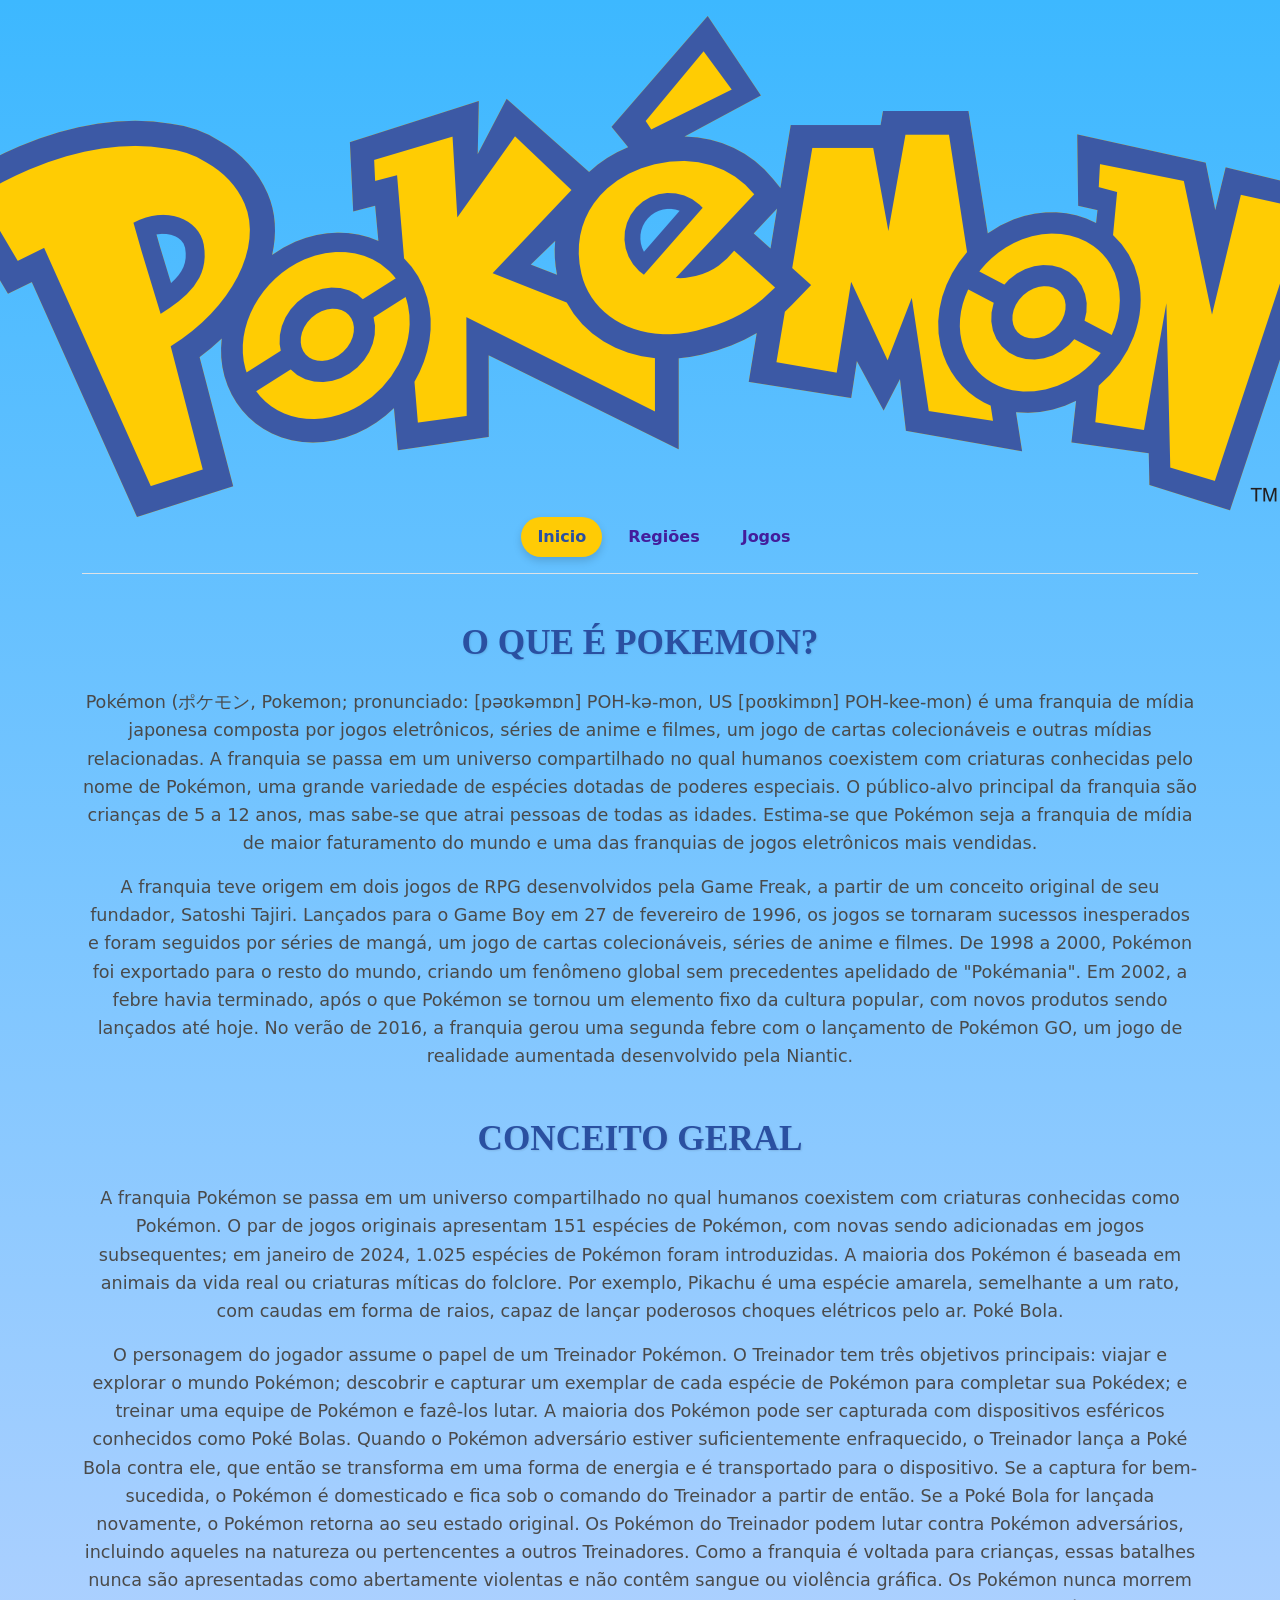
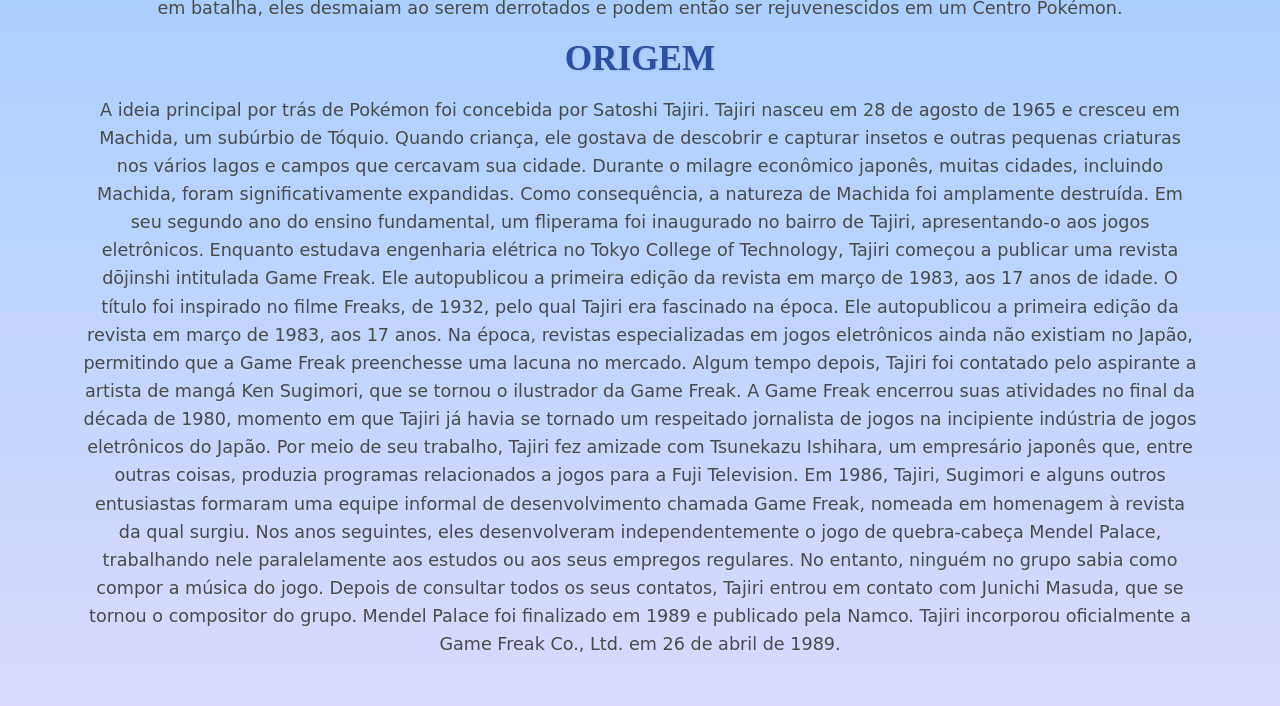
<file: index.html>
<!DOCTYPE html>
<html lang="en" xmlns:mso="urn:schemas-microsoft-com:office:office" xmlns:msdt="uuid:C2F41010-65B3-11d1-A29F-00AA00C14882">
  <head>
    <meta charset="utf-8" />
    <meta name="viewport" content="width=device-width, initial-scale=1" />
    <title>Pokemon</title>
    <link
      href="https://cdn.jsdelivr.net/npm/bootstrap@5.3.8/dist/css/bootstrap.min.css"
      rel="stylesheet"
      integrity="sha384-sRIl4kxILFvY47J16cr9ZwB07vP4J8+LH7qKQnuqkuIAvNWLzeN8tE5YBujZqJLB"
      crossorigin="anonymous"
    />
    <link rel="stylesheet" href="estilo.css" />
  </head>
  <body>
    <!--configuração inicial, logo e os links.-->
    <div class="container">
      <header
        class="d-flex flex-wrap justify-content-center py-3 mb-4 border-bottom"
      >
        <img src="imagens/R.png" alt="pokemonlogourl">
          <svg class="bi me-2" width="40" height="32" aria-hidden="true">
            <use xlink:href="#bootstrap"></use>
          </svg>
        </a>
        <ul class="nav nav-pills">
          <li class="nav-item">
            <a href="#" class="nav-link active" aria-current="page">Inicio</a>
          </li>
          <li class="nav-item"><a href="regioes.html" class="nav-link">Regiões</a></li>
          <li class="nav-item"><a href="jogos.html" class="nav-link">Jogos</a></li>
          </ul>
      </header>
    </div>
    
    <!-- INICIO, PAGINA INICIAL-->
    <div class="container my-5 RESUMO">
      <h1 class="mb-4"><strong>O QUE É POKEMON?</strong></h1>
      <p>Pokémon (ポケモン, Pokemon; pronunciado: [pəʊkəmɒn] POH-kə-mon, US [poʊkimɒn] POH-kee-mon) é uma franquia de mídia japonesa composta por jogos eletrônicos, séries de anime e filmes, um jogo de cartas colecionáveis​ e outras mídias relacionadas. A franquia se passa em um universo compartilhado no qual humanos coexistem com criaturas conhecidas pelo nome de Pokémon, uma grande variedade de espécies dotadas de poderes especiais. O público-alvo principal da franquia são crianças de 5 a 12 anos, mas sabe-se que atrai pessoas de todas as idades. Estima-se que Pokémon seja a franquia de mídia de maior faturamento do mundo e uma das franquias de jogos eletrônicos mais vendidas.</p>
      <p>A franquia teve origem em dois jogos de RPG desenvolvidos pela Game Freak, a partir de um conceito original de seu fundador, Satoshi Tajiri. Lançados para o Game Boy em 27 de fevereiro de 1996, os jogos se tornaram sucessos inesperados e foram seguidos por séries de mangá, um jogo de cartas colecionáveis, séries de anime e filmes. De 1998 a 2000, Pokémon foi exportado para o resto do mundo, criando um fenômeno global sem precedentes apelidado de "Pokémania". Em 2002, a febre havia terminado, após o que Pokémon se tornou um elemento fixo da cultura popular, com novos produtos sendo lançados até hoje. No verão de 2016, a franquia gerou uma segunda febre com o lançamento de Pokémon GO, um jogo de realidade aumentada desenvolvido pela Niantic.</p>
      
      <!--INICIO HISTORIA-->
      <h2 class="mt-5 mb-4"><strong>CONCEITO GERAL</strong></h2>
      <p>A franquia Pokémon se passa em um universo compartilhado no qual humanos coexistem com criaturas conhecidas como Pokémon. O par de jogos originais apresentam 151 espécies de Pokémon, com novas sendo adicionadas em jogos subsequentes; em janeiro de 2024, 1.025 espécies de Pokémon foram introduzidas. A maioria dos Pokémon é baseada em animais da vida real ou criaturas míticas do folclore. Por exemplo, Pikachu é uma espécie amarela, semelhante a um rato, com caudas em forma de raios, capaz de lançar poderosos choques elétricos pelo ar. Poké Bola.</p>
      <p>O personagem do jogador assume o papel de um Treinador Pokémon. O Treinador tem três objetivos principais: viajar e explorar o mundo Pokémon; descobrir e capturar um exemplar de cada espécie de Pokémon para completar sua Pokédex; e treinar uma equipe de Pokémon e fazê-los lutar. A maioria dos Pokémon pode ser capturada com dispositivos esféricos conhecidos como Poké Bolas. Quando o Pokémon adversário estiver suficientemente enfraquecido, o Treinador lança a Poké Bola contra ele, que então se transforma em uma forma de energia e é transportado para o dispositivo. Se a captura for bem-sucedida, o Pokémon é domesticado e fica sob o comando do Treinador a partir de então. Se a Poké Bola for lançada novamente, o Pokémon retorna ao seu estado original. Os Pokémon do Treinador podem lutar contra Pokémon adversários, incluindo aqueles na natureza ou pertencentes a outros Treinadores. Como a franquia é voltada para crianças, essas batalhes nunca são apresentadas como abertamente violentas e não contêm sangue ou violência gráfica. Os Pokémon nunca morrem em batalha, eles desmaiam ao serem derrotados e podem então ser rejuvenescidos em um Centro Pokémon.</p>
    

     <!--INICIO HISTORIA ORIGEM-->
     <h3 class="containerorigem"><strong>ORIGEM</strong></h3>
    <p>A ideia principal por trás de Pokémon foi concebida por Satoshi Tajiri. Tajiri nasceu em 28 de agosto de 1965 e cresceu em Machida, um subúrbio de Tóquio. Quando criança, ele gostava de descobrir e capturar insetos e outras pequenas criaturas nos vários lagos e campos que cercavam sua cidade. Durante o milagre econômico japonês, muitas cidades, incluindo Machida, foram significativamente expandidas. Como consequência, a natureza de Machida foi amplamente destruída. Em seu segundo ano do ensino fundamental, um fliperama foi inaugurado no bairro de Tajiri, apresentando-o aos jogos eletrônicos. Enquanto estudava engenharia elétrica no Tokyo College of Technology, Tajiri começou a publicar uma revista dōjinshi intitulada Game Freak. Ele autopublicou a primeira edição da revista em março de 1983, aos 17 anos de idade. O título foi inspirado no filme Freaks, de 1932, pelo qual Tajiri era fascinado na época. Ele autopublicou a primeira edição da revista em março de 1983, aos 17 anos. Na época, revistas especializadas em jogos eletrônicos ainda não existiam no Japão, permitindo que a Game Freak preenchesse uma lacuna no mercado. Algum tempo depois, Tajiri foi contatado pelo aspirante a artista de mangá Ken Sugimori, que se tornou o ilustrador da Game Freak. A Game Freak encerrou suas atividades no final da década de 1980, momento em que Tajiri já havia se tornado um respeitado jornalista de jogos na incipiente indústria de jogos eletrônicos do Japão. Por meio de seu trabalho, Tajiri fez amizade com Tsunekazu Ishihara, um empresário japonês que, entre outras coisas, produzia programas relacionados a jogos para a Fuji Television.
    Em 1986, Tajiri, Sugimori e alguns outros entusiastas formaram uma equipe informal de desenvolvimento chamada Game Freak, nomeada em homenagem à revista da qual surgiu. Nos anos seguintes, eles desenvolveram independentemente o jogo de quebra-cabeça Mendel Palace, trabalhando nele paralelamente aos estudos ou aos seus empregos regulares. No entanto, ninguém no grupo sabia como compor a música do jogo. Depois de consultar todos os seus contatos, Tajiri entrou em contato com Junichi Masuda, que se tornou o compositor do grupo. Mendel Palace foi finalizado em 1989 e publicado pela Namco. Tajiri incorporou oficialmente a Game Freak Co., Ltd. em 26 de abril de 1989.
</p>
</div>
    <!--SCRIPT-->
    <script
      src="https://cdn.jsdelivr.net/npm/bootstrap@5.3.8/dist/js/bootstrap.bundle.min.js"
      integrity="sha384-FKyoEForCGlyvwx9Hj09JcYn3nv7wiPVlz7YYwJrWVcXK/BmnVDxM+D2scQbITxI"
      crossorigin="anonymous"
    ></script>
  </body>
</html>
</file>
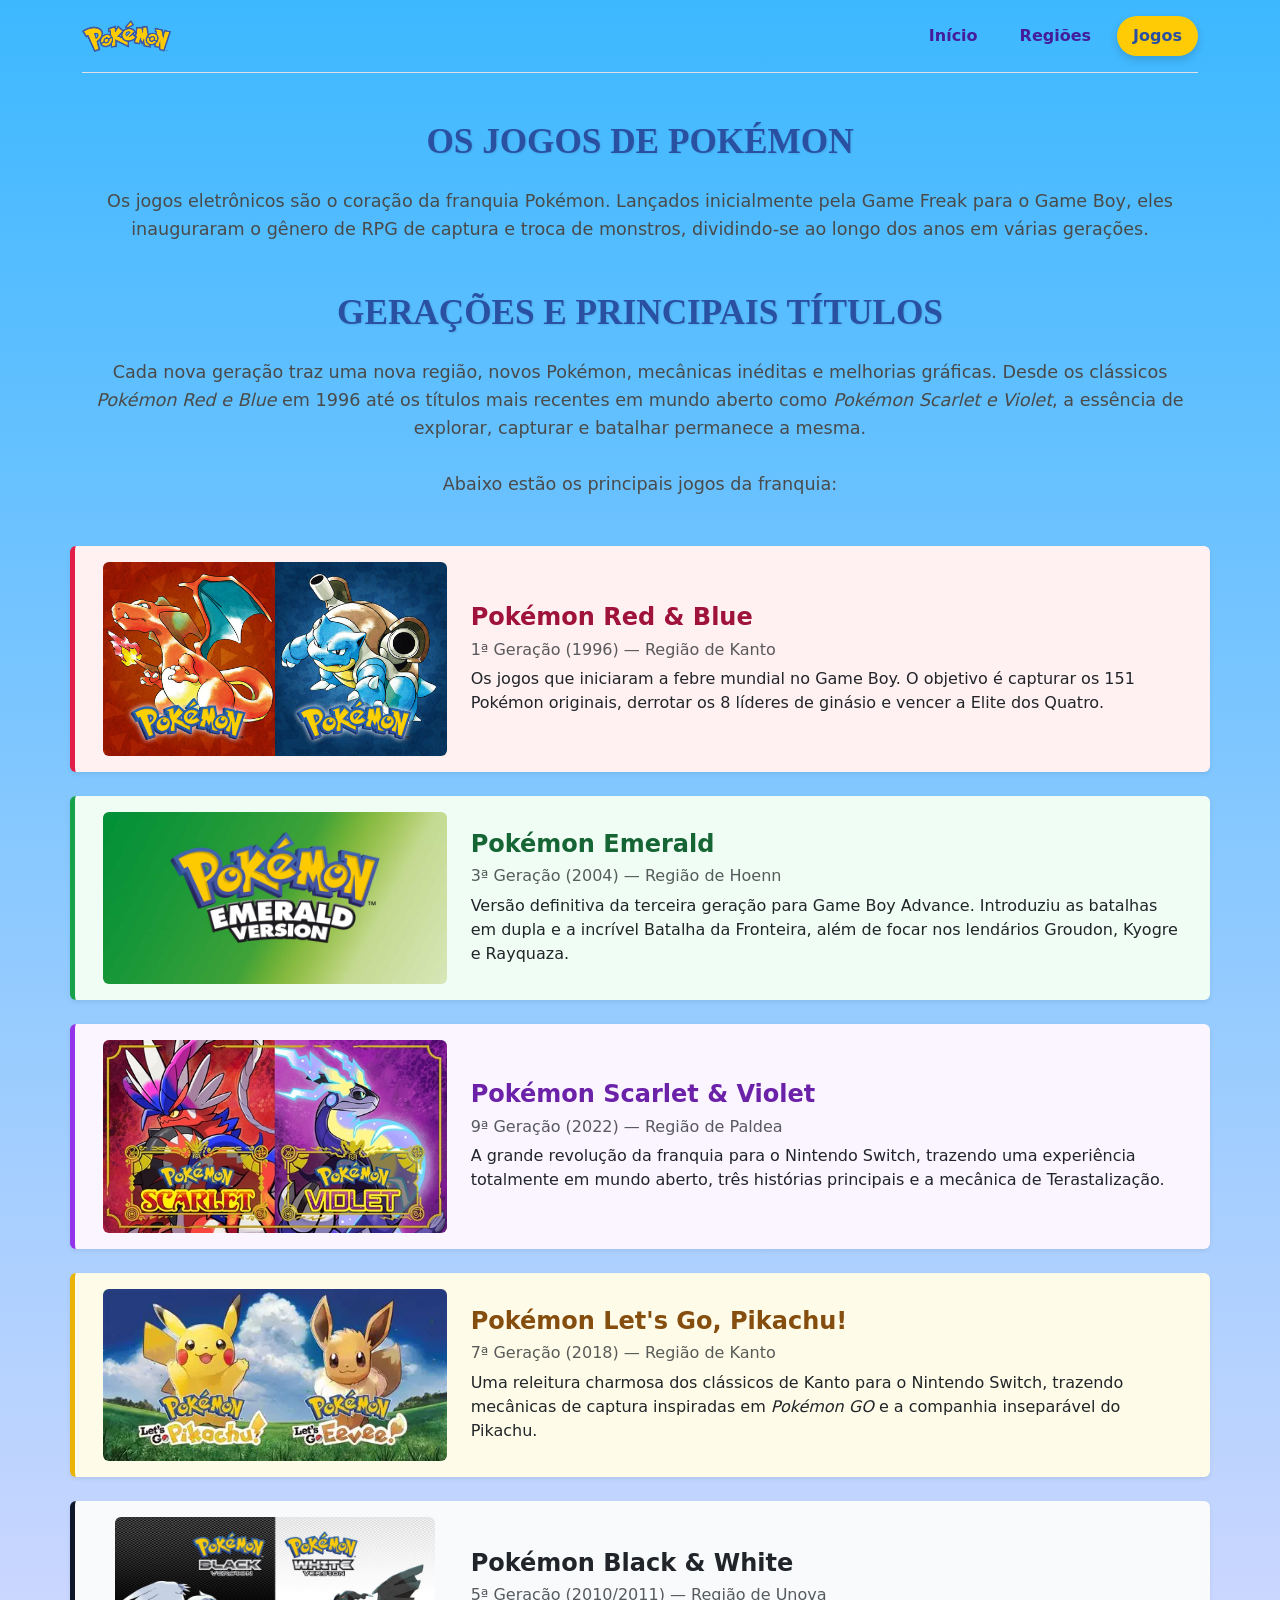
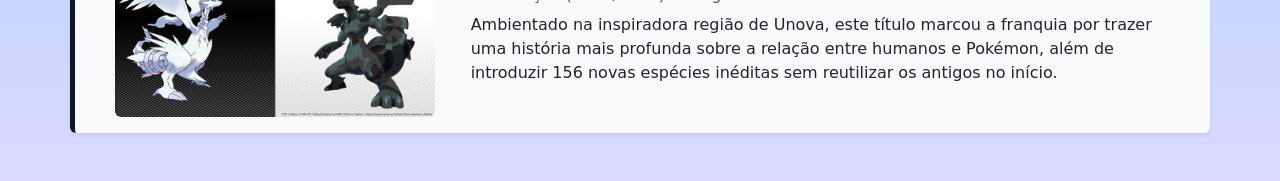
<file: jogos.html>
<!DOCTYPE html>
<html lang="pt-BR" xmlns:mso="urn:schemas-microsoft-com:office:office" xmlns:msdt="uuid:C2F41010-65B3-11d1-A29F-00AA00C14882">
  <head>
    <meta charset="utf-8" />
    <meta name="viewport" content="width=device-width, initial-scale=1" />
    <title>Pokémon - Jogos</title>
    <link
      href="https://cdn.jsdelivr.net/npm/bootstrap@5.3.3/dist/css/bootstrap.min.css"
      rel="stylesheet"
      integrity="sha384-QWTKZyjpPEjISv5WaRU9OFeRpok6YctnYmDr5pNlyT2bRjXh0JMhjY6hW+ALEwIH"
      crossorigin="anonymous"
    />
    <link rel="stylesheet" href="estilo.css" />
  </head>
  <body>
    <!-- Cabeçalho padrão -->
    <div class="container">
      <header class="d-flex flex-wrap justify-content-center py-3 mb-4 border-bottom">
        <a href="index.html" class="logo-link d-flex align-items-center mb-3 mb-md-0 me-md-auto text-dark text-decoration-none">
          <img src="imagens/R.png" alt="Logotipo Pokémon" height="32">
        </a>
        <ul class="nav nav-pills">
          <li class="nav-item">
            <a href="index.html" class="nav-link">Início</a>
          </li>
          <li class="nav-item">
            <a href="regioes.html" class="nav-link">Regiões</a>
          </li>
          <li class="nav-item">
            <a href="jogos.html" class="nav-link active" aria-current="page">Jogos</a>
          </li>
        </ul>
      </header>
    </div>
    
    <!-- CONTEÚDO DA PÁGINA DE JOGOS -->
    <div class="container my-5 RESUMO">
      <h1 class="mb-4"><strong>OS JOGOS DE POKÉMON</strong></h1>
      <p>Os jogos eletrônicos são o coração da franquia Pokémon. Lançados inicialmente pela Game Freak para o Game Boy, eles inauguraram o gênero de RPG de captura e troca de monstros, dividindo-se ao longo dos anos em várias gerações.</p>
      
      <h2 class="mt-5 mb-4"><strong>GERAÇÕES E PRINCIPAIS TÍTULOS</strong></h2>
      <p>Cada nova geração traz uma nova região, novos Pokémon, mecânicas inéditas e melhorias gráficas. Desde os clássicos <em>Pokémon Red e Blue</em> em 1996 até os títulos mais recentes em mundo aberto como <em>Pokémon Scarlet e Violet</em>, a essência de explorar, capturar e batalhar permanece a mesma.<br><br>Abaixo estão os principais jogos da franquia:</p>
    </div>

    <!-- SEÇÃO DE PILAR DE JOGOS -->
    <div class="container mb-5">
      
      <!-- Jogo 1: Pokémon Red & Blue (Estilo Vermelho/Azul Clássico) -->
      <div class="row align-items-center mb-4 p-3 rounded shadow-sm text-dark" style="background-color: #fff1f2; border-left: 5px solid #e11d48;">
        <div class="col-md-4 text-center mb-3 mb-md-0">
          <img src="imagensjogos/Pokemon-Red-and-Blue-main.jpg" alt="Pokémon Red e Blue" class="img-fluid rounded" style="max-height: 200px;">
        </div>
        <div class="col-md-8">
          <h3 class="h4" style="color: #9f1239;"><strong>Pokémon Red & Blue</strong></h3>
          <h6 class="text-muted">1ª Geração (1996) — Região de Kanto</h6>
          <p class="mb-0">Os jogos que iniciaram a febre mundial no Game Boy. O objetivo é capturar os 151 Pokémon originais, derrotar os 8 líderes de ginásio e vencer a Elite dos Quatro.</p>
        </div>
      </div>

      <!-- Jogo 2: Pokémon Emerald (Estilo Verde Esmeralda Suave) -->
      <div class="row align-items-center mb-4 p-3 rounded shadow-sm text-dark" style="background-color: #f0fdf4; border-left: 5px solid #16a34a;">
        <div class="col-md-4 text-center mb-3 mb-md-0">
          <img src="imagens/pokemon-emerald.jpg" alt="Pokémon Emerald" class="img-fluid rounded" style="max-height: 200px;">
        </div>
        <div class="col-md-8">
          <h3 class="h4" style="color: #166534;"><strong>Pokémon Emerald</strong></h3>
          <h6 class="text-muted">3ª Geração (2004) — Região de Hoenn</h6>
          <p class="mb-0">Versão definitiva da terceira geração para Game Boy Advance. Introduziu as batalhas em dupla e a incrível Batalha da Fronteira, além de focar nos lendários Groudon, Kyogre e Rayquaza.</p>
        </div>
      </div>

      <!-- Jogo 3: Pokémon Scarlet & Violet (Estilo Laranja/Roxo Moderno) -->
      <div class="row align-items-center mb-4 p-3 rounded shadow-sm text-dark" style="background-color: #faf5ff; border-left: 5px solid #9333ea;">
        <div class="col-md-4 text-center mb-3 mb-md-0">
          <img src="imagensjogos/Pokémon_Scarlet_Violet_artes.jpg" alt="Pokémon Scarlet e Violet" class="img-fluid rounded" style="max-height: 200px;">
        </div>
        <div class="col-md-8">
          <h3 class="h4" style="color: #6b21a8;"><strong>Pokémon Scarlet & Violet</strong></h3>
          <h6 class="text-muted">9ª Geração (2022) — Região de Paldea</h6>
          <p class="mb-0">A grande revolução da franquia para o Nintendo Switch, trazendo uma experiência totalmente em mundo aberto, três histórias principais e a mecânica de Terastalização.</p>
        </div> 
      </div>

      <!-- Jogo 4: Pokémon Let's Go, Pikachu! (Estilo Amarelo Elétrico Suave) -->
      <div class="row align-items-center mb-4 p-3 rounded shadow-sm text-dark" style="background-color: #fefce8; border-left: 5px solid #eab308;">
        <div class="col-md-4 text-center mb-3 mb-md-0">
          <img src="imagens/OIP.webp" alt="Pokémon Let's Go Pikachu" class="img-fluid rounded" style="max-height: 200px;">
        </div>
        <div class="col-md-8">
          <h3 class="h4" style="color: #854d0e;"><strong>Pokémon Let's Go, Pikachu!</strong></h3>
          <h6 class="text-muted">7ª Geração (2018) — Região de Kanto</h6>
          <p class="mb-0">Uma releitura charmosa dos clássicos de Kanto para o Nintendo Switch, trazendo mecânicas de captura inspiradas em <em>Pokémon GO</em> e a companhia inseparável do Pikachu.</p>
        </div>
      </div>

      <!-- Jogo 5: Pokémon Black & White (Estilo Monocromático Elegante) -->
      <div class="row align-items-center mb-4 p-3 rounded shadow-sm text-dark" style="background-color: #f8fafc; border-left: 5px solid #0f172a;">
        <div class="col-md-4 text-center mb-3 mb-md-0">
          <img src="imagensjogos/bw1.jpg" alt="Pokémon Black e White" class="img-fluid rounded" style="max-height: 200px;">
        </div>
        <div class="col-md-8">
          <h3 class="h4 text-dark"><strong>Pokémon Black & White</strong></h3>
          <h6 class="text-muted">5ª Geração (2010/2011) — Região de Unova</h6>
          <p class="mb-0">Ambientado na inspiradora região de Unova, este título marcou a franquia por trazer uma história mais profunda sobre a relação entre humanos e Pokémon, além de introduzir 156 novas espécies inéditas sem reutilizar os antigos no início.</p>
        </div>
      </div>

    </div>

    <!-- SCRIPT -->
    <script
      src="https://cdn.jsdelivr.net/npm/bootstrap@5.3.3/dist/js/bootstrap.bundle.min.js"
      integrity="sha384-YvpcrYf0tY3lHB60NNkmXc5s9fDVZLESaAA55NDzOxhy9GkcIdslK1eN7N6jIeHz"
      crossorigin="anonymous"
    ></script>
  </body>
</html>
</file>
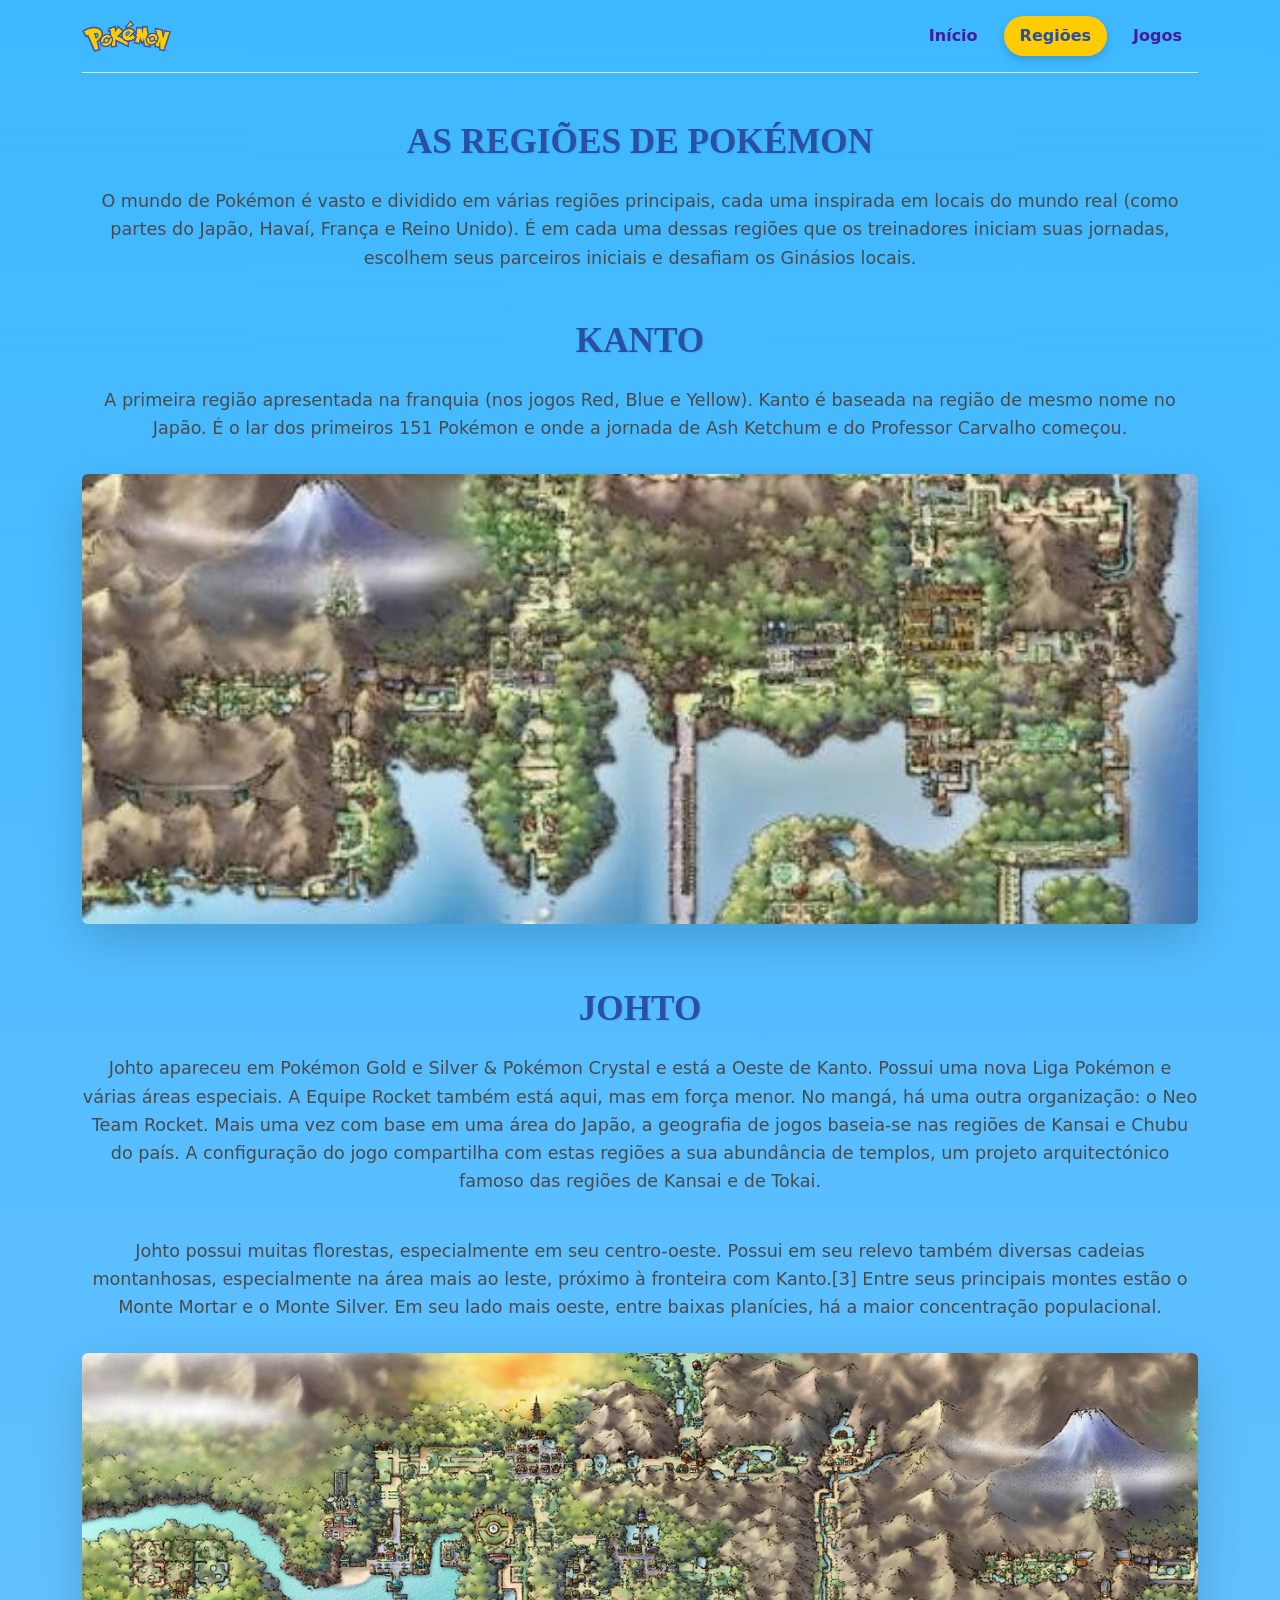
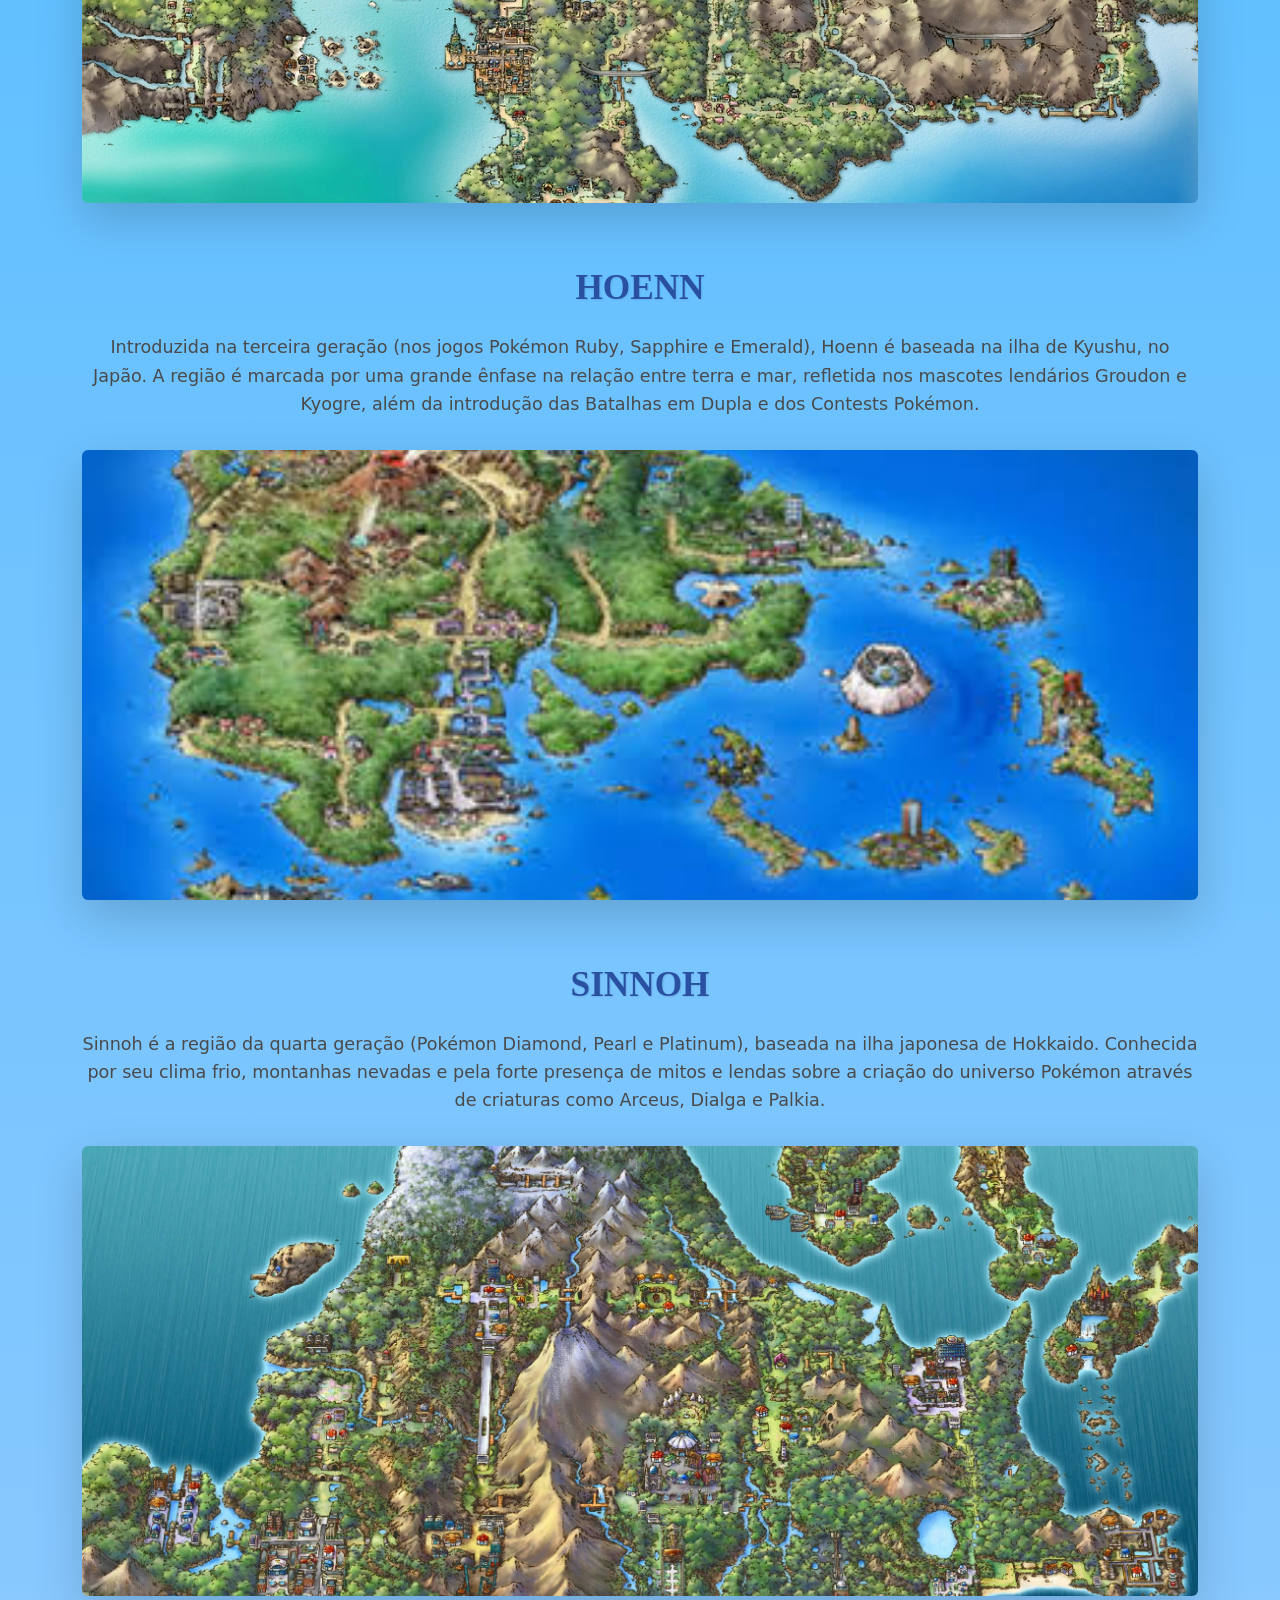
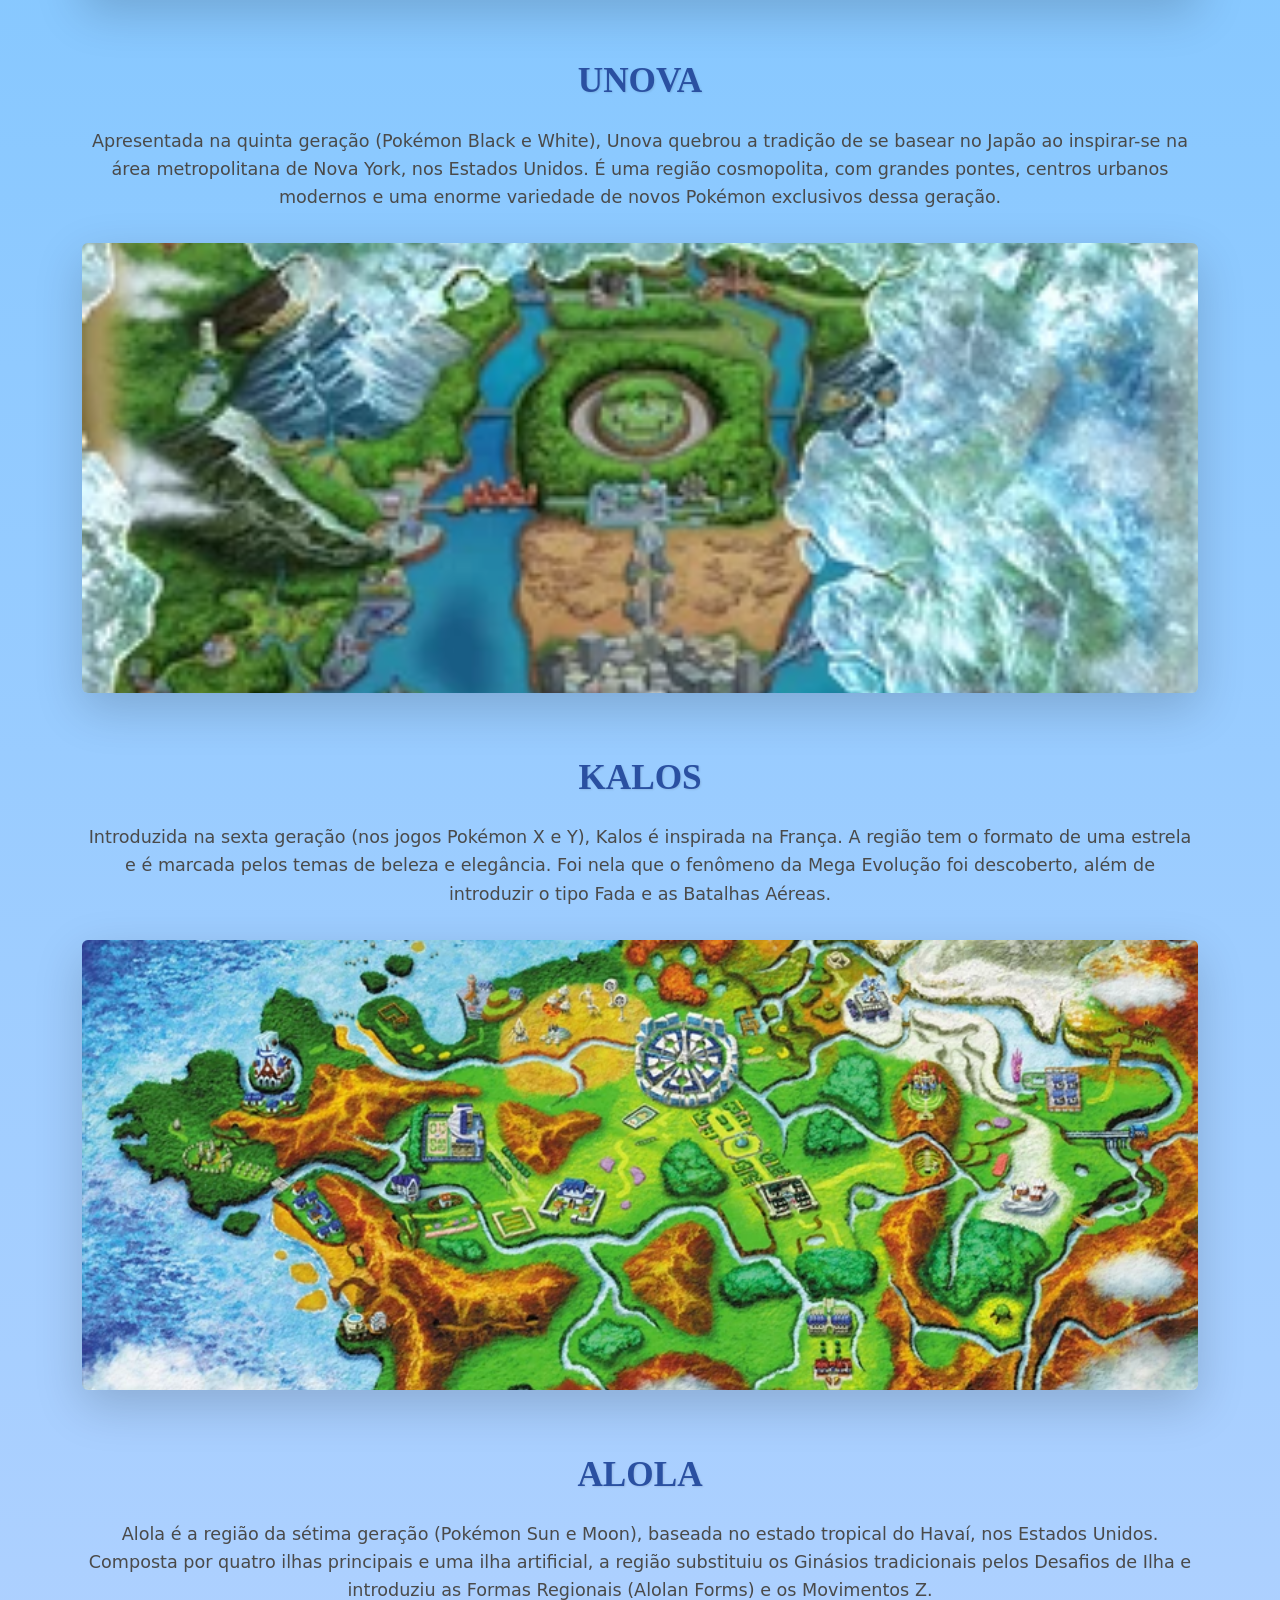
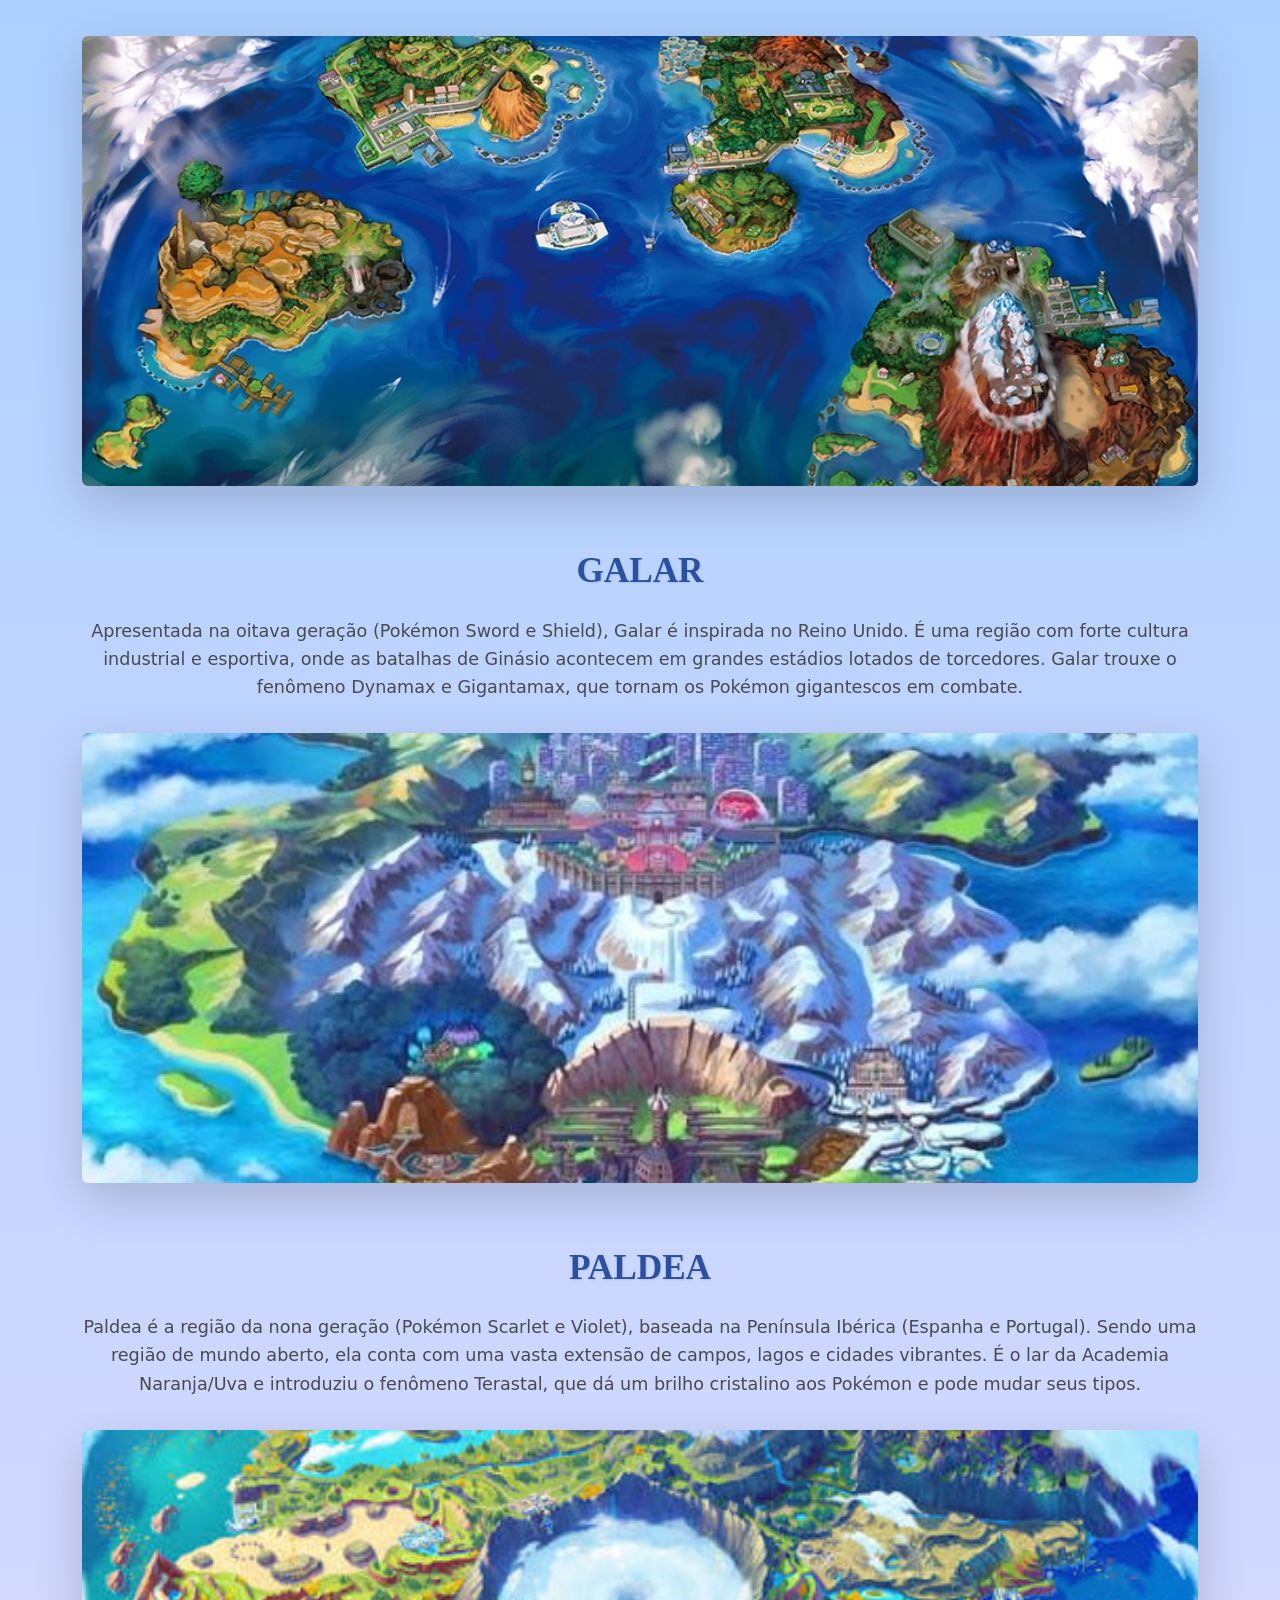
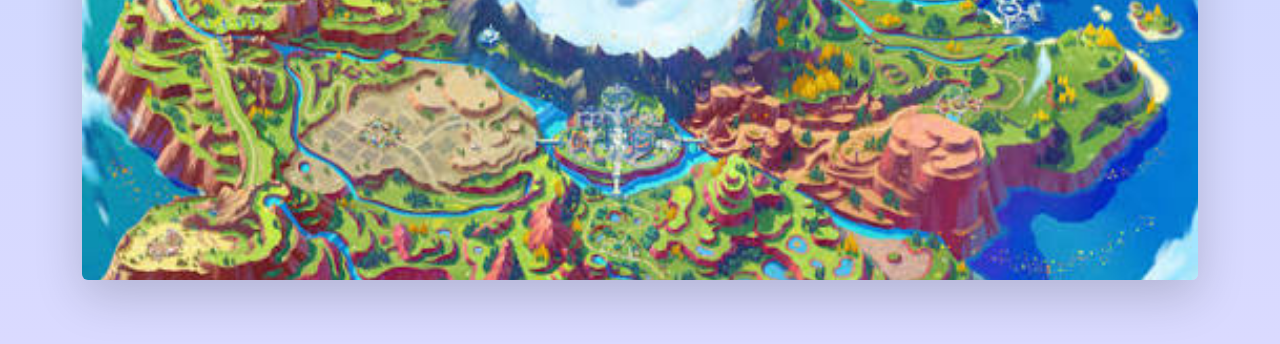
<file: regioes.html>
<!DOCTYPE html>
<html lang="Pt-br" xmlns:mso="urn:schemas-microsoft-com:office:office" xmlns:msdt="uuid:C2F41010-65B3-11d1-A29F-00AA00C14882">
  <head>
    <meta charset="utf-8" />
    <meta name="viewport" content="width=device-width, initial-scale=1" />
    <title>Pokemon - Regiões</title>
    <link
      href="https://cdn.jsdelivr.net/npm/bootstrap@5.3.3/dist/css/bootstrap.min.css"
      rel="stylesheet"
      integrity="sha384-QWTKZyjpPEjISv5WaRU9OFeRpok6YctnYmDr5pNlyT2bRjXh0JMhjY6hW+ALEwIH"
      crossorigin="anonymous"
    />
    <link rel="stylesheet" href="estilo.css" />
  </head>
  <body>
    <!-- Cabeçalho padrão -->
    <div class="container">
      <header class="d-flex flex-wrap justify-content-center py-3 mb-4 border-bottom">
        <a href="imagens/ssstwitter.com_1790209140425.mp4" class="logo-link d-flex align-items-center mb-3 mb-md-0 me-md-auto text-dark text-decoration-none">
          <img src="imagens/R.png" alt="pokemonlogourl" height="32">
        </a>
        <ul class="nav nav-pills">
          <li class="nav-item">
            <a href="index.html" class="nav-link">Início</a>
          </li>
          <li class="nav-item">
            <a href="regioes.html" class="nav-link active" aria-current="page">Regiões</a>
          </li>
          <li class="nav-item"><a href="jogos.html" class="nav-link">Jogos</a></li>
        </ul>
      </header>
    </div>
    
    <!-- CONTEÚDO DA PÁGINA DE REGIÕES -->
    <div class="container my-5 RESUMO">
      <h1 class="mb-4"><strong>AS REGIÕES DE POKÉMON</strong></h1>
      <p>O mundo de Pokémon é vasto e dividido em várias regiões principais, cada uma inspirada em locais do mundo real (como partes do Japão, Havaí, França e Reino Unido). É em cada uma dessas regiões que os treinadores iniciam suas jornadas, escolhem seus parceiros iniciais e desafiam os Ginásios locais.</p>
      
      <h2 class="mt-5 mb-4"><strong>KANTO</strong></h2>
      <p>A primeira região apresentada na franquia (nos jogos Red, Blue e Yellow). Kanto é baseada na região de mesmo nome no Japão. É o lar dos primeiros 151 Pokémon e onde a jornada de Ash Ketchum e do Professor Carvalho começou.</p>
      <img src="imagens/pokemonkanto.jpg" alt="imagemdekanto" class="img-fluid rounded shadow-lg my-3">

      <h2 class="mt-5 mb-4"><strong>JOHTO</strong></h2>
      <p>Johto apareceu em Pokémon Gold e Silver & Pokémon Crystal e está a Oeste de Kanto. Possui uma nova Liga Pokémon e várias áreas especiais. A Equipe Rocket também está aqui, mas em força menor. No mangá, há uma outra organização: o Neo Team Rocket.
      Mais uma vez com base em uma área do Japão, a geografia de jogos baseia-se nas regiões de Kansai e Chubu do país. A configuração do jogo compartilha com estas regiões a sua abundância de templos, um projeto arquitectónico famoso das regiões de Kansai e de Tokai.</p><br>
      <p>Johto possui muitas florestas, especialmente em seu centro-oeste. Possui em seu relevo também diversas cadeias montanhosas, especialmente na área mais ao leste, próximo à fronteira com Kanto.[3] Entre seus principais montes estão o Monte Mortar e o Monte Silver. Em seu lado mais oeste, entre baixas planícies, há a maior concentração populacional.</p>
      <img src="imagens/johto.webp" alt="imagemdejohto" class="img-fluid rounded shadow-lg my-3">


      <h2 class="mt-5 mb-4"><strong>HOENN</strong></h2>
      <p>Introduzida na terceira geração (nos jogos Pokémon Ruby, Sapphire e Emerald), Hoenn é baseada na ilha de Kyushu, no Japão. A região é marcada por uma grande ênfase na relação entre terra e mar, refletida nos mascotes lendários Groudon e Kyogre, além da introdução das Batalhas em Dupla e dos Contests Pokémon.</p>
      <img src="imagens/hoenn.jpg" alt="imagemdehoenn" class="img-fluid rounded shadow-lg my-3">

      <h2 class="mt-5 mb-4"><strong>SINNOH</strong></h2>
      <p>Sinnoh é a região da quarta geração (Pokémon Diamond, Pearl e Platinum), baseada na ilha japonesa de Hokkaido. Conhecida por seu clima frio, montanhas nevadas e pela forte presença de mitos e lendas sobre a criação do universo Pokémon através de criaturas como Arceus, Dialga e Palkia.</p>
      <img src="imagens/Sinnoh.webp" alt="imagemdesinnoh" class="img-fluid rounded shadow-lg my-3">

      <h2 class="mt-5 mb-4"><strong>UNOVA</strong></h2>
      <p>Apresentada na quinta geração (Pokémon Black e White), Unova quebrou a tradição de se basear no Japão ao inspirar-se na área metropolitana de Nova York, nos Estados Unidos. É uma região cosmopolita, com grandes pontes, centros urbanos modernos e uma enorme variedade de novos Pokémon exclusivos dessa geração.</p>
      <img src="imagens/Unova_B2W2.webp" alt="imagemdeunova" class="img-fluid rounded shadow-lg my-3">


      <h2 class="mt-5 mb-4"><strong>KALOS</strong></h2>
      <p>Introduzida na sexta geração (nos jogos Pokémon X e Y), Kalos é inspirada na França. A região tem o formato de uma estrela e é marcada pelos temas de beleza e elegância. Foi nela que o fenômeno da Mega Evolução foi descoberto, além de introduzir o tipo Fada e as Batalhas Aéreas.</p>
      <img src="imagens/XYArt_Kalos.webp" alt="imagemdekalos" class="img-fluid rounded shadow-lg my-3">

      <h2 class="mt-5 mb-4"><strong>ALOLA</strong></h2>
      <p>Alola é a região da sétima geração (Pokémon Sun e Moon), baseada no estado tropical do Havaí, nos Estados Unidos. Composta por quatro ilhas principais e uma ilha artificial, a região substituiu os Ginásios tradicionais pelos Desafios de Ilha e introduziu as Formas Regionais (Alolan Forms) e os Movimentos Z.</p>
      <img src="imagens/Alola.webp" alt="imagemdealola" class="img-fluid rounded shadow-lg my-3">

      <h2 class="mt-5 mb-4"><strong>GALAR</strong></h2>
      <p>Apresentada na oitava geração (Pokémon Sword e Shield), Galar é inspirada no Reino Unido. É uma região com forte cultura industrial e esportiva, onde as batalhas de Ginásio acontecem em grandes estádios lotados de torcedores. Galar trouxe o fenômeno Dynamax e Gigantamax, que tornam os Pokémon gigantescos em combate.</p>
      <img src="imagens/galar.jpg" alt="imagemdegalar" class="img-fluid rounded shadow-lg my-3">

      <h2 class="mt-5 mb-4"><strong>PALDEA</strong></h2>
      <p>Paldea é a região da nona geração (Pokémon Scarlet e Violet), baseada na Península Ibérica (Espanha e Portugal). Sendo uma região de mundo aberto, ela conta com uma vasta extensão de campos, lagos e cidades vibrantes. É o lar da Academia Naranja/Uva e introduziu o fenômeno Terastal, que dá um brilho cristalino aos Pokémon e pode mudar seus tipos.</p>
      <img src="imagens/paldea.jpg" alt="imagemdepaldea" class="img-fluid rounded shadow-lg my-3">


    </div>

    <!-- SCRIPT -->
    <script
      src="https://cdn.jsdelivr.net/npm/bootstrap@5.3.3/dist/js/bootstrap.bundle.min.js"
      integrity="sha384-YvpcrYf0tY3lHB60NNkmXc5s9fDVZLESaAA55NDzOxhy9GkcIdslK1eN7N6jIeHz"
      crossorigin="anonymous"
    ></script>
  </body>
</html>
</file>
<file: estilo.css>
body {
    background: linear-gradient(to bottom, #3db8ff 0%, #dadaff 100%);
    min-height: 100vh;
    color: #333; 
}

/* Efeito no Logo */
.logo-link img {
  transition: transform 0.3s ease;
}

.logo-link:hover img {
  transform: scale(1.08); /* Aumenta levemente ao passar o mouse */
}

/* Estilização personalizada para os botões do menu */
.nav-pills .nav-link {
  color: #431d9c;
  font-weight: 600;
  border-radius: 50rem; /* Deixa as pílulas bem arredondadas */
  padding: 8px 16px;
  transition: all 0.3s ease-in-out;
}

/* Efeito ao passar o mouse por cima dos links inativos */
.nav-pills .nav-link:hover {
  color: #fffffe; /* Amarelo clássico Pokémon */
  background-color: #3b4cca; /* Azul clássico Pokémon */
  transform: translateY(-2px); /* Efeito de leve elevação */
}

/* Botão ativo (página atual) */
.nav-pills .nav-link.active {
  background-color: #ffcb05 !important;
  color: #2a50a1 !important;
  box-shadow: 0 4px 8px rgba(0, 0, 0, 0.15);
}

.nav-pills {
  gap: 10px; /* Cria um espaço automático de 10px entre todos os botões */
}

.RESUMO{
  font-family:'Gill Sans', 'Gill Sans MT', Calibri, 'Trebuchet MS', sans-serif;
  margin-bottom: 1.5rem;
  line-height: 1.6;
  text-align: center;
}

.RESUMO h1 {
  color: #2a50a1;             /* Azul escuro Pokémon para combinar com o menu */
  font-family: 'Times New Roman', Times, serif;
  font-size: 2.2rem;          /* Deixa o título maior e mais imponente */
  margin-bottom: 15px;
  text-shadow: 1px 1px 2px rgba(0, 0, 0, 0.1);
}

.RESUMO p {
  font-family: system-ui, -apple-system, sans-serif; /* Troca o monospace por uma fonte mais limpa e legível */
  font-size: 1.1rem;
  color: #4a4a4a;             /* Um cinza escuro confortável para leitura */
  line-height: 1.6;           /* Aumenta o espaçamento entre as linhas para facilitar a leitura */
}

.RESUMO h2 {
  color: #2a50a1;             /* Azul escuro Pokémon para combinar com o menu */
  font-family: 'Times New Roman', Times, serif;
  font-size: 2.2rem;          /* Deixa o título maior e mais imponente */
  margin-bottom: 15px;
  text-shadow: 1px 1px 2px rgba(0, 0, 0, 0.1);
}

.RESUMO h3{
  color: #2a50a1;            
  font-family: 'Times New Roman', Times, serif;
  font-size: 2.2rem;          
  margin-bottom: 15px;
  text-shadow: 1px 1px 2px rgba(0, 0, 0, 0.1);
}

/* Garante que todas as imagens das regiões tenham um padrão visual bonito */
.RESUMO img {
  width: 100%;
  max-height: 450px;
  object-fit: cover;
}
</file>
